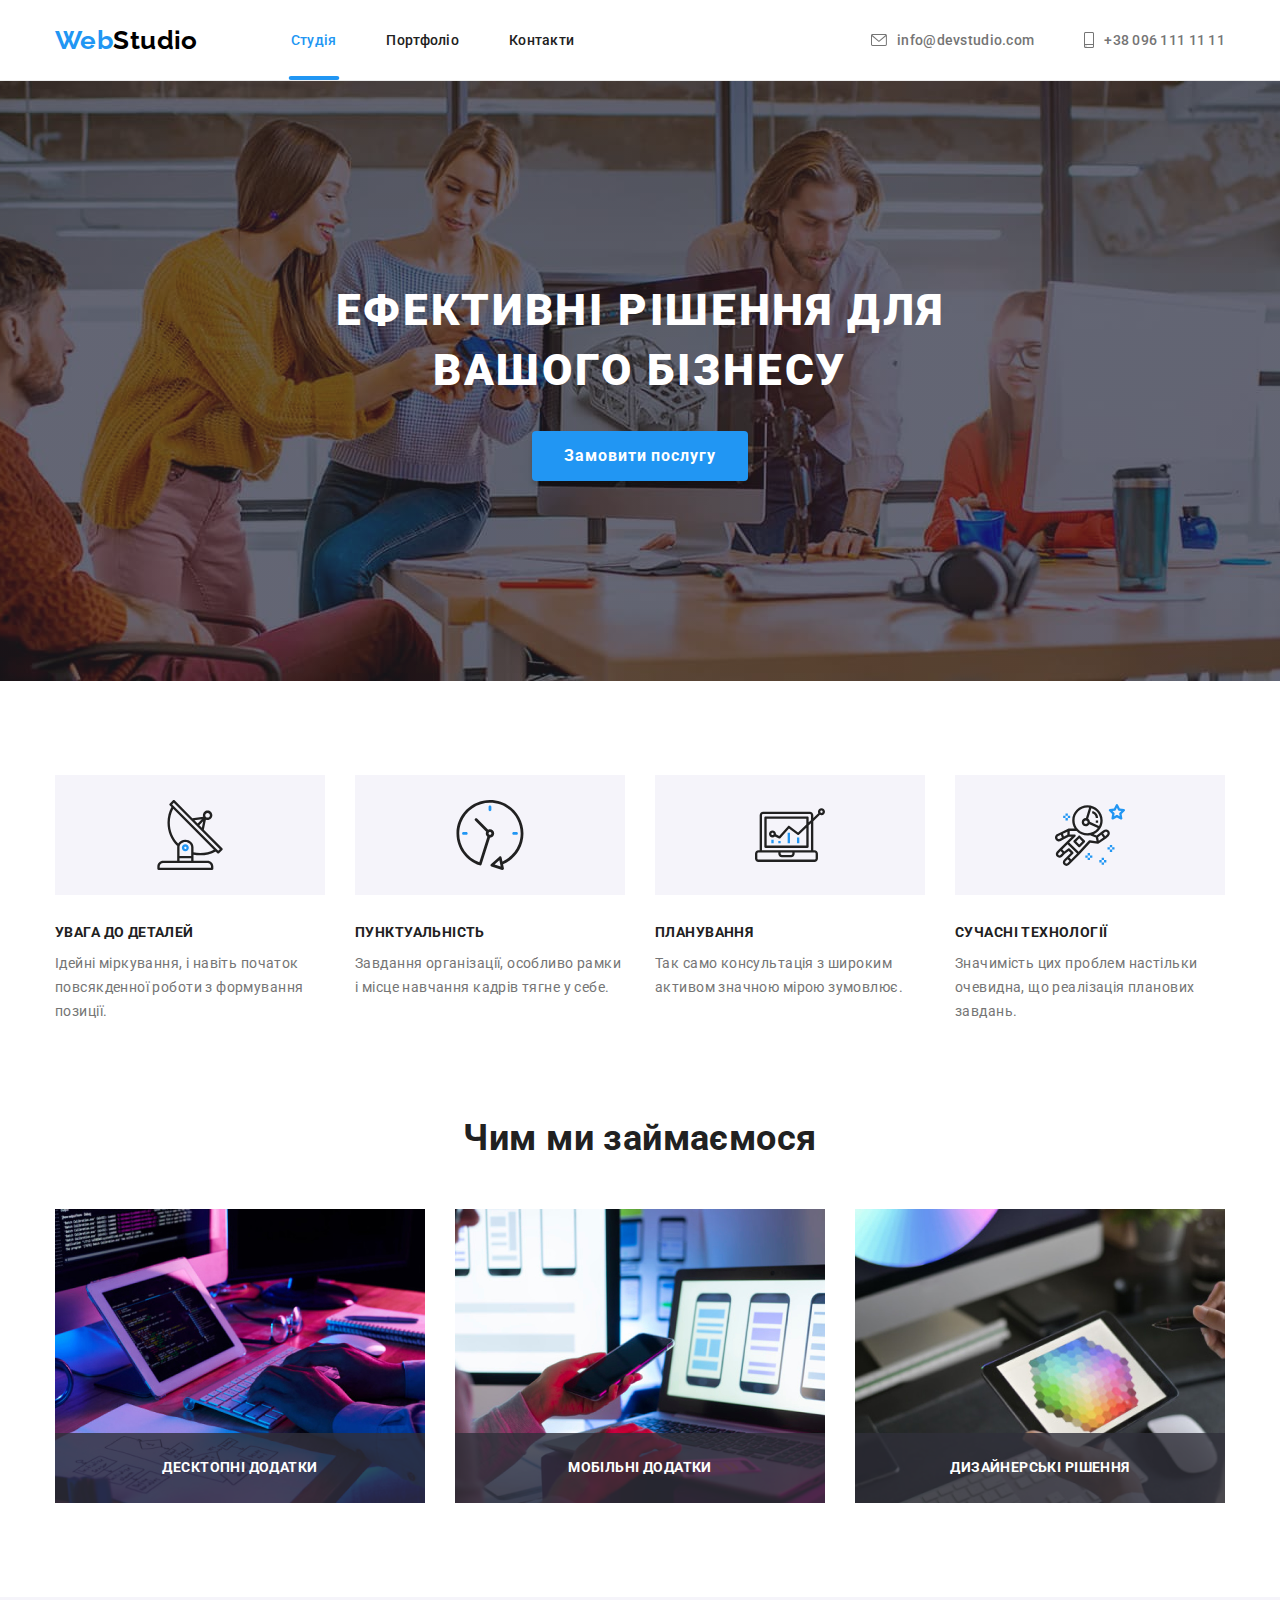
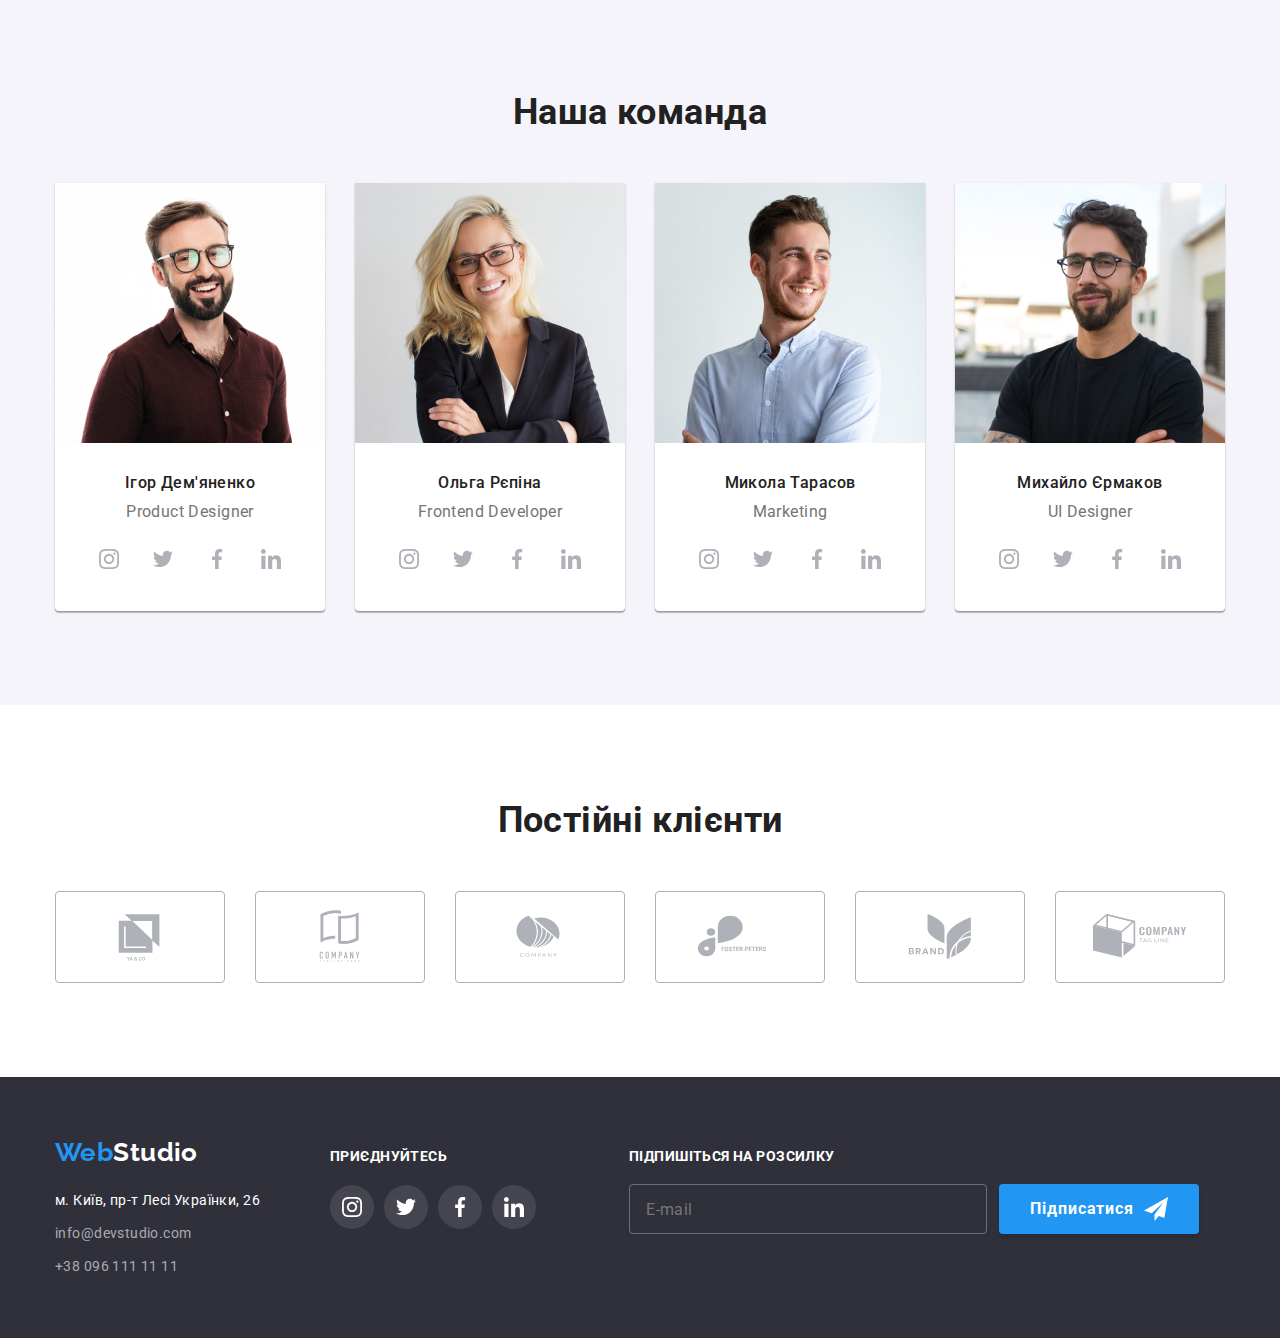
<file: index.html>
<!DOCTYPE html>
<html lang="uK">
  <head>
    <meta charset="UTF-8" />
    <meta http-equiv="X-UA-Compatible" content="IE=edge" />
    <meta name="viewport" content="width=device-width, initial-scale=1.0" />
    <link rel="preconnect" href="https://fonts.googleapis.com" />
    <link rel="preconnect" href="https://fonts.gstatic.com" crossorigin />
    <link
      href="https://fonts.googleapis.com/css2?family=Raleway:wght@700&family=Roboto:wght@400;500;700;900&display=swap"
      rel="stylesheet"
    />
    <link
      rel="stylesheet"
      href="https://cdnjs.cloudflare.com/ajax/libs/modern-normalize/1.1.0/modern-normalize.min.css"
    />
    <link rel="stylesheet" href="./css/styles.css" />
    <title>Студія</title>
  </head>
  <body>
    <header class="header-page">
      <div class="container main-site">
        <nav class="main-nav">
          <a href="./index.html"
            ><span class="logo-blue">Web</span
            ><span class="logo-black">Studio</span></a
          >
          <ul class="site-nav list">
            <li class="item item-current">
              <a href="./index.html" class="link current">Студія</a>
            </li>
            <li class="item">
              <a href="./portfolio.html" class="link">Портфоліо</a>
            </li>
            <li class="item"><a href="" class="link">Контакти</a></li>
          </ul>
        </nav>

        <ul class="auth-nav list">
          <li class="item">
            <a href="mailto:info@devstudio.com" class="link">
              <svg width="16" height="12" class="icon-envelope">
                <use href="./images/icons.svg#icon-envelope"></use>
              </svg>
              info@devstudio.com
            </a>
          </li>
          <li class="item">
            <a href="tel:+380961111111" class="link">
              <svg width="10" height="16" class="icon-smartphone">
                <use href="./images/icons.svg#icon-smartphone"></use>
              </svg>
              +38 096 111 11 11
            </a>
          </li>
        </ul>
      </div>
    </header>

    <main>
      <section class="hero">
        <h1 class="hero-title">Ефективні рішення для вашого бізнесу</h1>
        <button type="button" class="button-hero" data-modal-open>
          Замовити послугу
        </button>
      </section>
      <section class="section">
        <div class="container">
          <h2 class="hidden">Наші переваги</h2>
          <ul class="list list-advances">
            <li class="advances-item">
              <div class="icon-advances">
                <svg width="70" height="70" class="icon-antenna">
                  <use href="./images/icons.svg#icon-antenna"></use>
                </svg>
              </div>
              <h3 class="section-advances">УВАГА ДО ДЕТАЛЕЙ</h3>
              <p class="advances-text">
                Ідейні міркування, і навіть початок повсякденної роботи з
                формування позиції.
              </p>
            </li>
            <li class="advances-item">
              <div class="icon-advances">
                <svg width="70" height="70" class="icon-clock">
                  <use href="./images/icons.svg#icon-clock"></use>
                </svg>
              </div>
              <h3 class="section-advances">ПУНКТУАЛЬНІСТЬ</h3>
              <p class="advances-text">
                Завдання організації, особливо рамки і місце навчання кадрів
                тягне у себе.
              </p>
            </li>
            <li class="advances-item">
              <div class="icon-advances">
                <svg width="70" height="70" class="icon-diagram">
                  <use href="./images/icons.svg#icon-diagram"></use>
                </svg>
              </div>
              <h3 class="section-advances">ПЛАНУВАННЯ</h3>
              <p class="advances-text">
                Так само консультація з широким активом значною мірою зумовлює.
              </p>
            </li>
            <li class="advances-item">
              <div class="icon-advances">
                <svg width="70" height="70" class="icon-astronaut">
                  <use href="./images/icons.svg#icon-astronaut"></use>
                </svg>
              </div>
              <h3 class="section-advances">СУЧАСНІ ТЕХНОЛОГІЇ</h3>
              <p class="advances-text">
                Значимість цих проблем настільки очевидна, що реалізація
                планових завдань.
              </p>
            </li>
          </ul>
        </div>
      </section>

      <section class="section section-work">
        <div class="container">
          <h2 class="section-title">Чим ми займаємося</h2>
          <ul class="list list-images">
            <li class="work-img-list">
              <img src="./images/img1.jpg" width="370" alt="написання коду" />
              <p class="work-text">Десктопні додатки</p>
            </li>
            <li class="work-img-list">
              <img src="./images/img2.jpg" width="370" alt="мобільні додатки" />
              <p class="work-text">Мобільні додатки</p>
            </li>
            <li class="work-img-list">
              <img src="./images/img3.jpg" width="370" alt="вибір кольору" />
              <p class="work-text">Дизайнерські рішення</p>
            </li>
          </ul>
        </div>
      </section>

      <section class="section team">
        <div class="container">
          <h2 class="section-title">Наша команда</h2>
          <ul class="list list-team">
            <li class="team-item">
              <img src="./images/igor.jpg" width="270" alt="Ігор Дем'яненко" />
              <div class="team-border">
                <h3 class="team-name">Ігор Дем'яненко</h3>
                <p lang="en" class="job-item">Product Designer</p>
                <ul class="team-soc-list list">
                  <li class="team-soc-item">
                    <a href="#" class="team-soc-link">
                      <svg class="team-soc-icon" width="20" height="20">
                        <use href="./images/icons.svg#icon-instagram"></use>
                      </svg>
                    </a>
                  </li>
                  <li class="team-soc-item">
                    <a href="#" class="team-soc-link">
                      <svg class="team-soc-icon" width="20" height="20">
                        <use href="./images/icons.svg#icon-twitter"></use>
                      </svg>
                    </a>
                  </li>
                  <li class="team-soc-item">
                    <a href="#" class="team-soc-link">
                      <svg class="team-soc-icon" width="20" height="20">
                        <use href="./images/icons.svg#icon-facebook"></use>
                      </svg>
                    </a>
                  </li>
                  <li class="team-soc-item">
                    <a href="#" class="team-soc-link">
                      <svg class="team-soc-icon" width="20" height="20">
                        <use href="./images/icons.svg#icon-linkedin"></use>
                      </svg>
                    </a>
                  </li>
                </ul>
              </div>
            </li>
            <li class="team-item">
              <img src="./images/olga.jpg" width="270" alt="Ольга Рєпіна" />
              <div class="team-border">
                <h3 class="team-name">Ольга Рєпіна</h3>
                <p lang="en" class="job-item">Frontend Developer</p>
                <ul class="team-soc-list list">
                  <li class="team-soc-item">
                    <a href="#" class="team-soc-link">
                      <svg class="team-soc-icon" width="20" height="20">
                        <use href="./images/icons.svg#icon-instagram"></use>
                      </svg>
                    </a>
                  </li>
                  <li class="team-soc-item">
                    <a href="#" class="team-soc-link">
                      <svg class="team-soc-icon" width="20" height="20">
                        <use href="./images/icons.svg#icon-twitter"></use>
                      </svg>
                    </a>
                  </li>
                  <li class="team-soc-item">
                    <a href="#" class="team-soc-link">
                      <svg class="team-soc-icon" width="20" height="20">
                        <use href="./images/icons.svg#icon-facebook"></use>
                      </svg>
                    </a>
                  </li>
                  <li class="team-soc-item">
                    <a href="#" class="team-soc-link">
                      <svg class="team-soc-icon" width="20" height="20">
                        <use href="./images/icons.svg#icon-linkedin"></use>
                      </svg>
                    </a>
                  </li>
                </ul>
              </div>
            </li>
            <li class="team-item">
              <img src="./images/mykola.jpg" width="270" alt="Микола Тарасов" />
              <div class="team-border">
                <h3 class="team-name">Микола Тарасов</h3>
                <p lang="en" class="job-item">Marketing</p>
                <ul class="team-soc-list list">
                  <li class="team-soc-item">
                    <a href="#" class="team-soc-link">
                      <svg class="team-soc-icon" width="20" height="20">
                        <use href="./images/icons.svg#icon-instagram"></use>
                      </svg>
                    </a>
                  </li>
                  <li class="team-soc-item">
                    <a href="#" class="team-soc-link">
                      <svg class="team-soc-icon" width="20" height="20">
                        <use href="./images/icons.svg#icon-twitter"></use>
                      </svg>
                    </a>
                  </li>
                  <li class="team-soc-item">
                    <a href="#" class="team-soc-link">
                      <svg class="team-soc-icon" width="20" height="20">
                        <use href="./images/icons.svg#icon-facebook"></use>
                      </svg>
                    </a>
                  </li>
                  <li class="team-soc-item">
                    <a href="#" class="team-soc-link">
                      <svg class="team-soc-icon" width="20" height="20">
                        <use href="./images/icons.svg#icon-linkedin"></use>
                      </svg>
                    </a>
                  </li>
                </ul>
              </div>
            </li>
            <li class="team-item">
              <img
                src="./images/mychailo.jpg"
                width="270"
                alt="Михайло Єрмаков"
              />
              <div class="team-border">
                <h3 class="team-name">Михайло Єрмаков</h3>
                <p lang="en" class="job-item">UI Designer</p>
                <ul class="team-soc-list list">
                  <li class="team-soc-item">
                    <a href="#" class="team-soc-link">
                      <svg class="team-soc-icon" width="20" height="20">
                        <use href="./images/icons.svg#icon-instagram"></use>
                      </svg>
                    </a>
                  </li>
                  <li class="team-soc-item">
                    <a href="#" class="team-soc-link">
                      <svg class="team-soc-icon" width="20" height="20">
                        <use href="./images/icons.svg#icon-twitter"></use>
                      </svg>
                    </a>
                  </li>
                  <li class="team-soc-item">
                    <a href="#" class="team-soc-link">
                      <svg class="team-soc-icon" width="20" height="20">
                        <use href="./images/icons.svg#icon-facebook"></use>
                      </svg>
                    </a>
                  </li>
                  <li class="team-soc-item">
                    <a href="#" class="team-soc-link">
                      <svg class="team-soc-icon" width="20" height="20">
                        <use href="./images/icons.svg#icon-linkedin"></use>
                      </svg>
                    </a>
                  </li>
                </ul>
              </div>
            </li>
          </ul>
        </div>
      </section>

      <section class="section">
        <div class="container">
          <h2 class="section-title">Постійні клієнти</h2>
          <ul class="clients-list list">
            <li class="client-item">
              <a href="#" class="client-link">
                <svg class="client-icon" width="106" height="60">
                  <use href="./images/icons.svg#icon-logo1"></use>
                </svg>
              </a>
            </li>
            <li class="client-item">
              <a href="#" class="client-link">
                <svg class="client-icon" width="106" height="60">
                  <use href="./images/icons.svg#icon-logo2"></use>
                </svg>
              </a>
            </li>
            <li class="client-item">
              <a href="#" class="client-link">
                <svg class="client-icon" width="106" height="60">
                  <use href="./images/icons.svg#icon-logo3"></use>
                </svg>
              </a>
            </li>
            <li class="client-item">
              <a href="#" class="client-link">
                <svg class="client-icon" width="106" height="60">
                  <use href="./images/icons.svg#icon-logo4"></use>
                </svg>
              </a>
            </li>
            <li class="client-item">
              <a href="#" class="client-link">
                <svg class="client-icon" width="106" height="60">
                  <use href="./images/icons.svg#icon-logo5"></use>
                </svg>
              </a>
            </li>
            <li class="client-item">
              <a href="#" class="client-link">
                <svg class="client-icon" width="106" height="60">
                  <use href="./images/icons.svg#icon-logo6"></use>
                </svg>
              </a>
            </li>
          </ul>
        </div>
      </section>
    </main>

    <footer class="footer">
      <div class="container footer-container">
        <div>
          <a href="./index.html" target="_blank" rel="noopener noreferrer">
            <span class="logo-blue">Web</span
            ><span class="logo-white">Studio</span>
          </a>
          <address class="address">
            <ul class="list">
              <li class="adress-item">
                <a
                  href="https://goo.gl/maps/1QhM3WFyMhCo5uu47"
                  class="address map"
                >
                  м. Київ, пр-т Лесі Українки, 26</a
                >
              </li>
              <li class="adress-item">
                <a href="mailto:info@devstudio.com" class="email">
                  info@devstudio.com
                </a>
              </li>
              <li class="adress-item">
                <a href="tel:+380961111111" class="phone">+38 096 111 11 11</a>
              </li>
            </ul>
          </address>
        </div>
        <div class="soc-footer">
          <h2 class="footer-title">Приєднуйтесь</h2>
          <ul class="footer-list list">
            <li class="footer-item">
              <a href="#" class="footer-link">
                <svg class="footer-icon" width="20" height="20">
                  <use href="./images/icons.svg#icon-instagram"></use>
                </svg>
              </a>
            </li>
            <li class="footer-item">
              <a href="#" class="footer-link">
                <svg class="footer-icon" width="20" height="20">
                  <use href="./images/icons.svg#icon-twitter"></use>
                </svg>
              </a>
            </li>
            <li class="footer-item">
              <a href="#" class="footer-link">
                <svg class="footer-icon" width="20" height="20">
                  <use href="./images/icons.svg#icon-facebook"></use>
                </svg>
              </a>
            </li>
            <li class="footer-item">
              <a href="#" class="footer-link">
                <svg class="footer-icon" width="20" height="20">
                  <use href="./images/icons.svg#icon-linkedin"></use>
                </svg>
              </a>
            </li>
          </ul>
        </div>
        <div class="form-sign-up">
          <form class="sign-up">
            <p class="sign-up-title">Підпишіться на розсилку</p>
            <div class="sign-up__row">
              <lable for="user-email" class="sign-up-email-lable"></lable>
              <input
                class="sign-up-email"
                type="email"
                name="email"
                id="user-email"
                placeholder="E-mail"
              />
              <button type="submit" class="btn-sign-up">
                Підписатися
                <svg class="icon-send" width="24" height="24">
                  <use href="./images/icons.svg#icon-send"></use>
                </svg>
              </button>
            </div>
          </form>
        </div>
      </div>
    </footer>
    <div class="backdrop is-hidden" data-modal>
      <div class="modal">
        <button type="button" class="modal-close" data-modal-close>
          <svg class="modal-close-icon" width="11" height="11">
            <use href="./images/icons.svg#icon-vector"></use>
          </svg>
        </button>
        <div class="modal-section">
          <b class="modal-text">Залиште свої дані, ми вам передзвонимо</b>
          <form class="modal-form js-speaker-form">
            <label class="modal-field">
              <span class="modal-label">Ім'я</span>
              <input type="text" name="user_name" class="modal-input" />
              <svg class="modal-icon" width="18" height="18">
                <use href="./images/icons.svg#icon-person"></use>
              </svg>
            </label>

            <label class="modal-field">
              <span class="modal-label">Телефон</span>
              <input type="tel" name="phone_number" class="modal-input" />
              <svg class="modal-icon" width="18" height="18">
                <use href="./images/icons.svg#icon-phone"></use>
              </svg>
            </label>

            <label class="modal-field">
              <span class="modal-label">Пошта</span>
              <input type="email" name="email" class="modal-input" />
              <svg class="modal-icon" width="18" height="18">
                <use href="./images/icons.svg#icon-email"></use>
              </svg>
            </label>

            <label class="modal-field">
              <span class="modal-label">Коментар</span>
              <textarea
                class="modal-comment"
                name="comment"
                placeholder="Введіть текст"
              ></textarea>
            </label>

            <label class="checkbox-field">
              <input class="checkbox" type="checkbox" name="agreement" />
              <svg class="checkbox-icon" width="16" height="15">
                <use href="./images/icons.svg#icon-check"></use>
              </svg>
              <span class="checkbox-label"
                >Погоджуюся з розсилкою та приймаю</span
              >
              <a class="checkbox-link" href="#">Умови договору</a>
            </label>
            <button type="submit" class="btn-agree">Відправити</button>
          </form>
        </div>
      </div>
    </div>
    <script src="./js/modal.js"></script>
  </body>
</html>
</file>
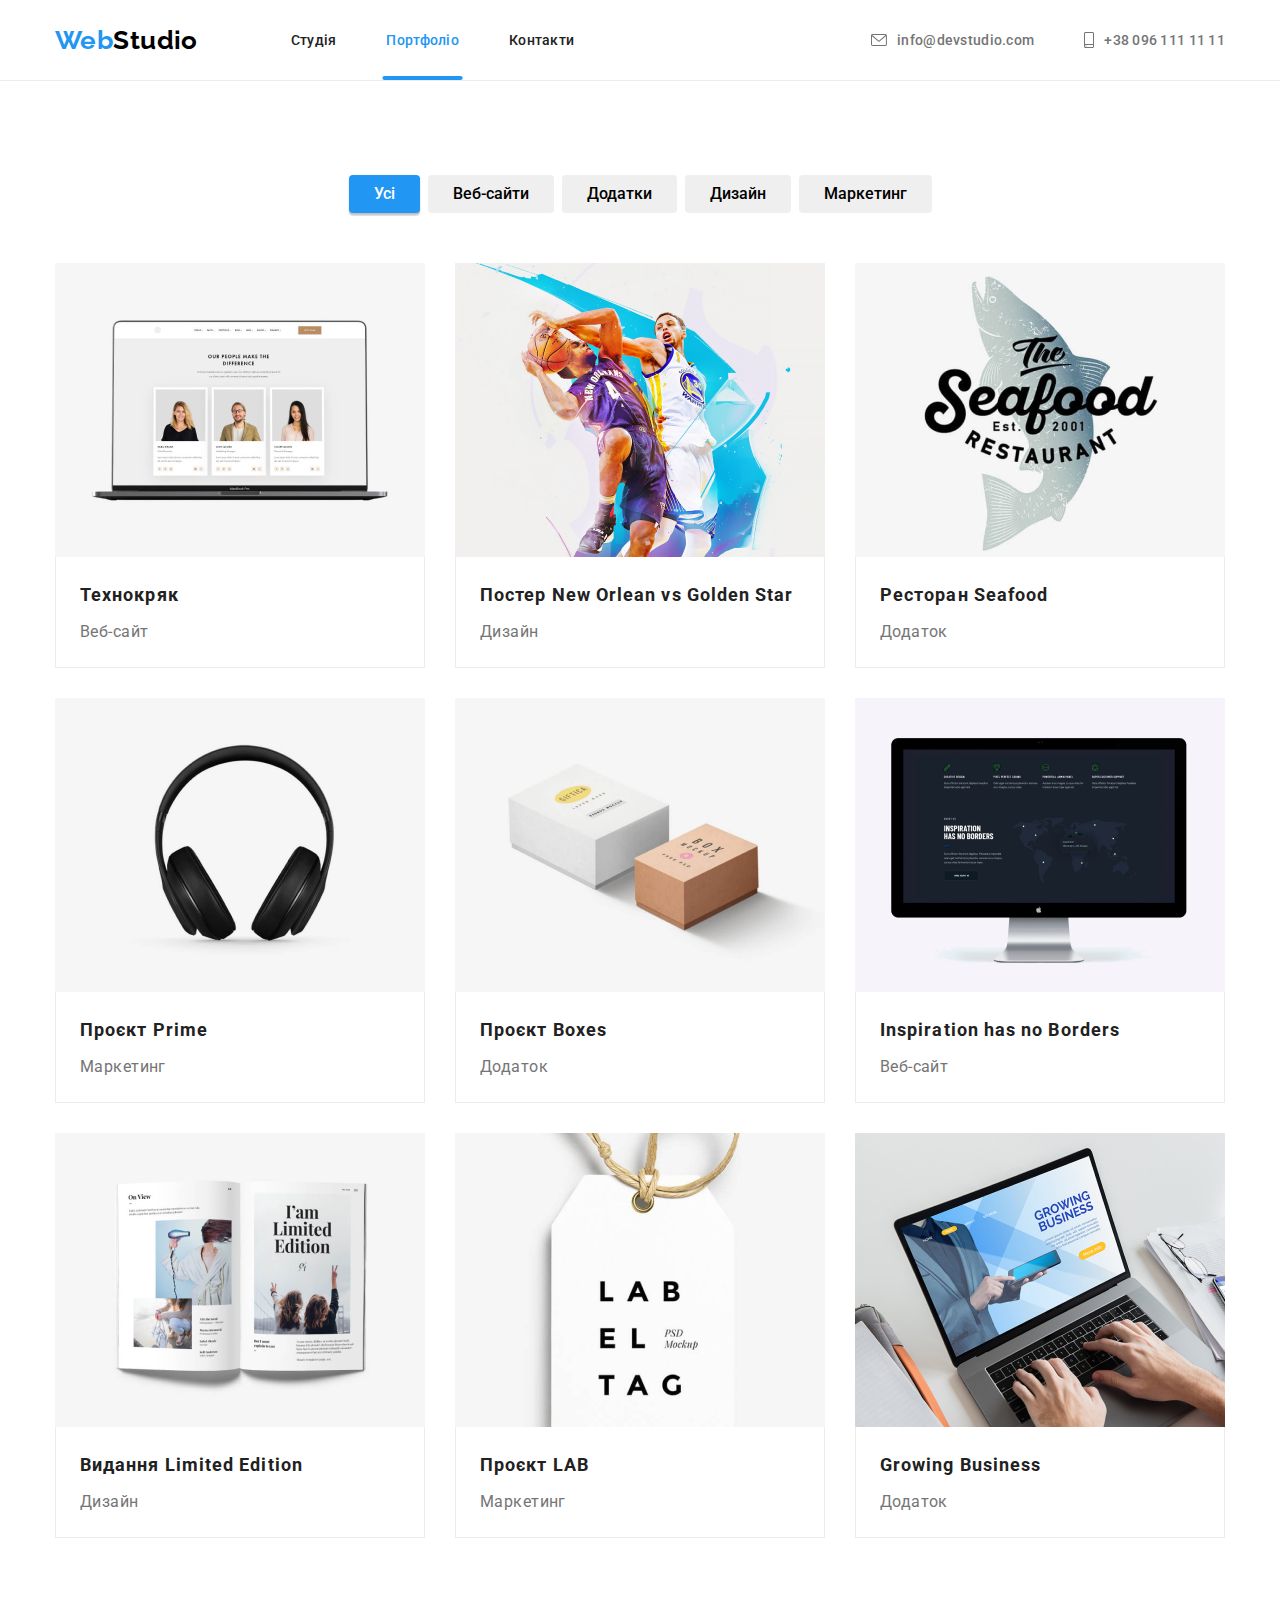
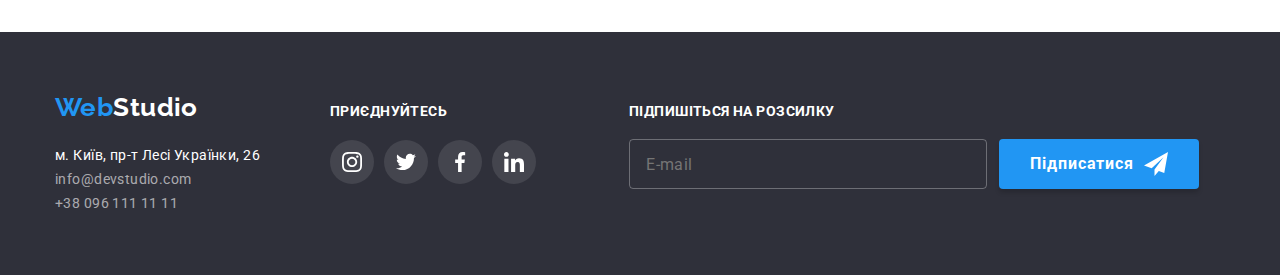
<file: portfolio.html>
<!DOCTYPE html>
<html lang="uK">
  <head>
    <meta charset="UTF-8" />
    <meta http-equiv="X-UA-Compatible" content="IE=edge" />
    <meta name="viewport" content="width=device-width, initial-scale=1.0" />
    <link rel="preconnect" href="https://fonts.googleapis.com" />
    <link rel="preconnect" href="https://fonts.gstatic.com" crossorigin />
    <link
      href="https://fonts.googleapis.com/css2?family=Raleway:wght@700&family=Roboto:wght@400;500;700;900&display=swap"
      rel="stylesheet"
    />
    <link
      rel="stylesheet"
      href="https://cdnjs.cloudflare.com/ajax/libs/modern-normalize/1.1.0/modern-normalize.min.css"
    />
    <link rel="stylesheet" href="./css/styles.css" />
    <title>Портфоліо</title>
  </head>
  <body>
    <header class="header-page">
      <div class="container main-site">
        <nav class="main-nav">
          <a href="./index.html"
            ><span class="logo-blue">Web</span
            ><span class="logo-black">Studio</span></a
          >
          <ul class="site-nav list">
            <li class="item">
              <a href="./index.html" class="link">Студія</a>
            </li>
            <li class="item item-current">
              <a href="./portfolio.html" class="link current">Портфоліо</a>
            </li>
            <li class="item"><a href="" class="link">Контакти</a></li>
          </ul>
        </nav>

        <ul class="auth-nav list">
          <li class="item">
            <a href="mailto:info@devstudio.com" class="link">
              <svg width="16" height="12" class="icon-envelope">
                <use href="./images/icons.svg#icon-envelope"></use>
              </svg>
              info@devstudio.com
            </a>
          </li>
          <li class="item">
            <a href="tel:+380961111111" class="link">
              <svg width="10" height="16" class="icon-smartphone">
                <use href="./images/icons.svg#icon-smartphone"></use>
              </svg>
              +38 096 111 11 11
            </a>
          </li>
        </ul>
      </div>
    </header>

    <main>
      <section class="section section-portfolio">
        <div class="container">
          <h1 class="hidden">Портфоліо</h1>
          <ul class="list button">
            <li>
              <button type="button" class="button-secondary all">Усі</button>
            </li>
            <li>
              <button type="button" class="button-secondary">Веб-сайти</button>
            </li>
            <li>
              <button type="button" class="button-secondary">Додатки</button>
            </li>
            <li>
              <button type="button" class="button-secondary">Дизайн</button>
            </li>
            <li>
              <button type="button" class="button-secondary">Маркетинг</button>
            </li>
          </ul>

          <ul class="list projects">
            <li class="project-item">
              <a href="">
                <div class="project-top-wrap">
                  <img
                    src="./images/images_portfolio/technocrat.jpg"
                    alt="Технокряк"
                    width="370"
                  />
                  <p class="project-top-text">
                    Ресурс пропонує комплексні пропозиції з різним рівнем
                    функціоналу та сервісів. Все це дозволить відвідувачу
                    отримати вичерпні відомості про компанію чи приватну особу.
                  </p>
                </div>
                <div class="project-border">
                  <h2 class="section-project">Технокряк</h2>
                  <p class="item-project">Веб-сайт</p>
                </div>
              </a>
            </li>
            <li class="project-item">
              <a href="">
                <div class="project-top-wrap">
                  <img
                    src="./images/images_portfolio/poster.jpg"
                    alt="Постер"
                    width="370"
                  />
                  <p class="project-top-text">
                    Ресурс пропонує комплексні пропозиції з різним рівнем
                    функціоналу та сервісів. Все це дозволить відвідувачу
                    отримати вичерпні відомості про компанію чи приватну особу.
                  </p>
                </div>
                <div class="project-border">
                  <h2 class="section-project">
                    Постер New Orlean vs Golden Star
                  </h2>
                  <p class="item-project">Дизайн</p>
                </div>
              </a>
            </li>
            <li class="project-item">
              <a href="">
                <div class="project-top-wrap">
                  <img
                    src="./images/images_portfolio/restaurant.jpg"
                    alt="Ресторан"
                    width="370"
                  />
                  <p class="project-top-text">
                    Ресурс пропонує комплексні пропозиції з різним рівнем
                    функціоналу та сервісів. Все це дозволить відвідувачу
                    отримати вичерпні відомості про компанію чи приватну особу.
                  </p>
                </div>
                <div class="project-border">
                  <h2 class="section-project">Ресторан Seafood</h2>
                  <p class="item-project">Додаток</p>
                </div>
              </a>
            </li>
            <li class="project-item">
              <a href="">
                <div class="project-top-wrap">
                  <img
                    src="./images/images_portfolio/prime_pj.jpg"
                    alt="Проєкт Прайм"
                    width="370"
                  />
                  <p class="project-top-text">
                    Ресурс пропонує комплексні пропозиції з різним рівнем
                    функціоналу та сервісів. Все це дозволить відвідувачу
                    отримати вичерпні відомості про компанію чи приватну особу.
                  </p>
                </div>
                <div class="project-border">
                  <h2 class="section-project">Проєкт Prime</h2>
                  <p class="item-project">Маркетинг</p>
                </div>
              </a>
            </li>
            <li class="project-item">
              <a href="">
                <div class="project-top-wrap">
                  <img
                    src="./images/images_portfolio/boxes_pj.jpg"
                    alt="Проєкт Боксеc"
                    width="370"
                  />
                  <p class="project-top-text">
                    Ресурс пропонує комплексні пропозиції з різним рівнем
                    функціоналу та сервісів. Все це дозволить відвідувачу
                    отримати вичерпні відомості про компанію чи приватну особу.
                  </p>
                </div>
                <div class="project-border">
                  <h2 class="section-project">Проєкт Boxes</h2>
                  <p class="item-project">Додаток</p>
                </div>
              </a>
            </li>
            <li class="project-item">
              <a href="">
                <div class="project-top-wrap">
                  <img
                    src="./images/images_portfolio/inspiration_pj.jpg"
                    alt="Веб-сайт Інспірайшін"
                    width="370"
                  />
                  <p class="project-top-text">
                    Ресурс пропонує комплексні пропозиції з різним рівнем
                    функціоналу та сервісів. Все це дозволить відвідувачу
                    отримати вичерпні відомості про компанію чи приватну особу.
                  </p>
                </div>
                <div class="project-border">
                  <h2 lang="en" class="section-project">
                    Inspiration has no Borders
                  </h2>
                  <p class="item-project">Веб-сайт</p>
                </div>
              </a>
            </li>
            <li class="project-item">
              <a href="">
                <div class="project-top-wrap">
                  <img
                    src="./images/images_portfolio/edition_limited.jpg"
                    alt="Дизайн видання"
                    width="370"
                  />
                  <p class="project-top-text">
                    Ресурс пропонує комплексні пропозиції з різним рівнем
                    функціоналу та сервісів. Все це дозволить відвідувачу
                    отримати вичерпні відомості про компанію чи приватну особу.
                  </p>
                </div>
                <div class="project-border">
                  <h2 class="section-project">Видання Limited Edition</h2>
                  <p class="item-project">Дизайн</p>
                </div>
              </a>
            </li>
            <li class="project-item">
              <a href="">
                <div class="project-top-wrap">
                  <img
                    src="./images/images_portfolio/lab_pj.jpg"
                    alt="Маркетинг ЛАБ"
                    width="370"
                  />
                  <p class="project-top-text">
                    Ресурс пропонує комплексні пропозиції з різним рівнем
                    функціоналу та сервісів. Все це дозволить відвідувачу
                    отримати вичерпні відомості про компанію чи приватну особу.
                  </p>
                </div>
                <div class="project-border">
                  <h2 class="section-project">Проєкт LAB</h2>
                  <p class="item-project">Маркетинг</p>
                </div>
              </a>
            </li>
            <li class="project-item">
              <a href="">
                <div class="project-top-wrap">
                  <img
                    src="./images/images_portfolio/growing_business.jpg"
                    alt="Додаток"
                    width="370"
                  />
                  <p class="project-top-text">
                    Ресурс пропонує комплексні пропозиції з різним рівнем
                    функціоналу та сервісів. Все це дозволить відвідувачу
                    отримати вичерпні відомості про компанію чи приватну особу.
                  </p>
                </div>
                <div class="project-border">
                  <h2 lang="en" class="section-project">Growing Business</h2>
                  <p class="item-project">Додаток</p>
                </div>
              </a>
            </li>
          </ul>
        </div>
      </section>
    </main>

    <footer class="footer">
      <div class="container footer-container">
        <div>
          <a href="./index.html" target="_blank" rel="noopener noreferrer">
            <span class="logo-blue">Web</span
            ><span class="logo-white">Studio</span>
          </a>
          <address class="address">
            <ul class="list">
              <li>
                <a
                  href="https://goo.gl/maps/1QhM3WFyMhCo5uu47"
                  class="address map"
                >
                  м. Київ, пр-т Лесі Українки, 26</a
                >
              </li>
              <li>
                <a href="mailto:info@devstudio.com" class="email">
                  info@devstudio.com
                </a>
              </li>
              <li>
                <a href="tel:+380961111111" class="phone">+38 096 111 11 11</a>
              </li>
            </ul>
          </address>
        </div>
        <div class="soc-footer">
          <h2 class="footer-title">Приєднуйтесь</h2>
          <ul class="footer-list list">
            <li class="footer-item">
              <a href="#" class="footer-link">
                <svg class="footer-icon" width="20" height="20">
                  <use href="./images/icons.svg#icon-instagram"></use>
                </svg>
              </a>
            </li>
            <li class="footer-item">
              <a href="#" class="footer-link">
                <svg class="footer-icon" width="20" height="20">
                  <use href="./images/icons.svg#icon-twitter"></use>
                </svg>
              </a>
            </li>
            <li class="footer-item">
              <a href="#" class="footer-link">
                <svg class="footer-icon" width="20" height="20">
                  <use href="./images/icons.svg#icon-facebook"></use>
                </svg>
              </a>
            </li>
            <li class="footer-item">
              <a href="#" class="footer-link">
                <svg class="footer-icon" width="20" height="20">
                  <use href="./images/icons.svg#icon-linkedin"></use>
                </svg>
              </a>
            </li>
          </ul>
        </div>
    
      <div class="form-sign-up">
        <form class="sign-up">
            <p class="sign-up-title">Підпишіться на розсилку</p>
            <div class="sign-up__row">
            <lable for="user-email" class="sign-up-email-lable"></lable>
            <input class="sign-up-email" type="email" name="email" id="user-email" placeholder="E-mail">
            <button type="submit" class="btn-sign-up">Підписатися  <svg class="icon-send" width="24" height="24">
                    <use href="./images/icons.svg#icon-send"></svg>
            </button>
           </div>
           </div>
        </form>
      </div>
    </footer>
  </body>
</html>
</file>
<file: css/styles.css>
:root {
  --primary-text-color: #212121;
  --title-item: #757575;
  --primary-background-color: #ffffff;
  --secondary-background-color: #f5f4fa;
  --color-blue: #2196f3;
  --color-hero-background: #2f303a;
  --color-white: #ffffff;
  --color-black: #000000;
  --fw-400: 400;
  --fw-500: 500;
  --fw-700: 700;
  --border: #ececec;
  --shadow-cards-button: 0 4px 4px 0 rgba(0, 0, 0, 0.25);
  --timing-function-hover: cubic-bezier(0.4, 0, 0.2, 1);
  --time: 250ms;
}

body {
  background-color: var(--primary-background-color);
  color: var(--primary-text-color);
  font-family: Roboto, sans-serif;
  font-size: 14px;
  letter-spacing: 0.03em;
  font-weight: var(--fw-400);
  margin: 0;
}

h1,
h2,
h3,
h4,
h5,
h6,
p {
  margin: 0;
}

.list {
  list-style: none;
  margin: 0;
  padding: 0;
}

a {
  text-decoration: none;
  color: var(--primary-text-color);
}

img {
  display: block;
  max-width: 100%;
}

.container {
  width: 1200px;
  padding-left: 15px;
  padding-right: 15px;
  margin: 0 auto;
}

.header-page {
  border-bottom: 1px solid #ececec;
}

.main-site,
.main-nav,
.nav-site,
.auth-nav {
  display: flex;
  align-items: center;
}

.hidden {
  position: absolute;
  clip: rect(0 0 0 0);
  width: 1px;
  height: 1px;
  margin: -1px;
}
/* 
.header {
  border: 1px solid #ececec;
} */

/* LOGO */
.logo-blue,
.logo-white,
.logo-black {
  font-family: Raleway, sans-serif;
  font-weight: var(--fw-700);
  font-size: 26px;
  line-height: 1.1923;
}

.logo-blue {
  color: var(--color-blue);
}

.logo-white {
  color: var(--color-white);
}

.logo-black {
  color: var(--color-black);
}

/* Site-nav */
.site-nav {
  display: flex;
  margin-left: 93px;
}

.site-nav .item:not(:last-child) {
  margin-right: 50px;
}

.site-nav .link {
  display: block;
  padding-top: 32px;
  padding-bottom: 32px;

  font-weight: var(--fw-500);
  line-height: 1.1428;
  letter-spacing: 0.02em;

  transition-property: color;
  transition-duration: var(--time);
  transition-timing-function: var(--timing-function-hover);
}

.site-nav .link:hover,
.site-nav .link:focus {
  color: var(--color-blue);
}

.site-nav .link.current {
  color: var(--color-blue);
}

.auth-nav {
  display: flex;
  align-items: center;
  margin-left: auto;
}

.auth-nav .item + .item {
  margin-left: 50px;
}

.auth-nav .link {
  color: var(--title-item);
  font-weight: var(--fw-500);
  line-height: 1.1428;
  letter-spacing: 0.02em;
  vertical-align: baseline;
  display: flex;
  align-items: center;

  transition-property: color;
  transition-duration: var(--time);
  transition-timing-function: var(--timing-function-hover);
}

.auth-nav .link:hover,
.auth-nav .link:focus {
  color: var(--color-blue);
}

.auth-nav .link.current {
  color: var(--color-blue);
}

/* Hero */
.hero {
  max-width: 1600px;
  height: 600px;
  text-align: center;
  padding-top: 200px;
  padding-bottom: 200px;
  margin-left: auto;
  margin-right: auto;
  background-image: linear-gradient(
      to right,
      rgba(47, 48, 58, 0.4),
      rgba(47, 48, 58, 0.4)
    ),
    url("../images/bg-hero.jpg");
  background-position: center;
  background-size: cover;
  background-color: var(--color-hero-background);
}

.hero-title {
  color: var(--color-white);
  font-weight: 900;
  font-size: 44px;
  line-height: 1.3636;
  letter-spacing: 0.06em;
  text-transform: uppercase;
  width: 696px;
  margin: 0 auto;
}

/* Section */

.section {
  padding-top: 94px;
  padding-bottom: 94px;
}

.section-work {
  padding-top: 0;
}

.section-title {
  font-weight: var(--fw-700);
  font-size: 36px;
  line-height: 1.1667;
  text-align: center;
  margin-bottom: 50px;
}

.list-advances {
  display: flex;
  justify-content: center;
  gap: 30px;
}

.list-advances > .advances-item {
  /* flex: 0 0 270px; */
  width: 270px;
}

.advances-item {
  flex-basis: calc((100% - 90px) / 4);
}

.list-images {
  display: flex;
  flex-direction: row;
  gap: 30px;
}

.work-img-list {
  flex-basis: calc((100% - 60px) / 3);
  position: relative;
}

.list-team {
  display: flex;
  flex-direction: row;
  gap: 30px;
}

.list-team > .team-item {
  margin-top: 0;
  background: var(--primary-background-color);
  box-shadow: 0px 1px 3px rgba(0, 0, 0, 0.12), 0px 1px 1px rgba(0, 0, 0, 0.14),
    0px 2px 1px rgba(0, 0, 0, 0.2);
  border-radius: 0px 0px 4px 4px;
}

.team-item {
  flex-basis: calc((100% - 90px) / 3);
}

.team-border {
  padding-top: 30px;
  padding-bottom: 30px;
}

.section-advances {
  font-size: 14px;
  font-weight: var(--fw-700);
  line-height: 1.14;
  text-transform: uppercase;
  margin-bottom: 10px;
}

.advances-text {
  color: var(--title-item);
  line-height: 1.7143;
}

.team-name {
  font-weight: var(--fw-500);
  font-size: 16px;
  line-height: 1.1875;
  margin-bottom: 10px;
  text-align: center;
}

.item-project {
  color: var(--title-item);
  font-size: 16px;
  line-height: 1.875;
}

.section-project {
  font-weight: var(--fw-700);
  font-size: 18px;
  line-height: 2;
  letter-spacing: 0.06em;
  margin-bottom: 4px;
}

.job-item {
  color: var(--title-item);
  font-size: 16px;
  line-height: 1.1875;
  text-align: center;
  margin-bottom: 16px;
}

.projects {
  display: flex;
  flex-wrap: wrap;
  gap: 30px;
}

.project-item {
  flex-basis: calc((100% - 60px) / 3);
  transition-property: box-shadow;
  transition-duration: var(--time);
  transition-timing-function: var(--timing-function-hover);
}

.project-item:hover,
.project-item:focus {
  box-shadow: 0px 1px 1px rgba(0, 0, 0, 0.12), 0px 4px 4px rgba(0, 0, 0, 0.06),
    1px 4px 6px rgba(0, 0, 0, 0.16);
}

.project-border {
  padding: 20px 24px;
  border-right: 1px solid var(--border);
  border-bottom: 1px solid var(--border);
  border-left: 1px solid var(--border);
}

.team {
  background-color: var(--secondary-background-color);
}

.project-top-wrap {
  position: relative;
  overflow: hidden;
}

.project-top-text {
  position: absolute;
  top: 0;
  background-color: rgba(33, 150, 243, 0.9);
  color: var(--color-white);
  font-weight: var(--fw-400);
  font-size: 18px;
  line-height: 1.5556;
  letter-spacing: 0.03em;
  padding: 63px 24px;
  height: 100%;
  transform: translateY(100%);
  transition: transform var(--time) linear;
  overflow: auto;
}

.project-item:hover .project-top-text {
  transform: translateY(0);
}

/* Button */
.button {
  display: flex;
  justify-content: center;
  margin-bottom: 50px;
  gap: 8px;
}

.button-secondary {
  cursor: pointer;
  font-weight: var(--fw-500);
  font-size: 16px;
  line-height: 1.625;
  text-align: center;
  padding: 6px 25px;
  border-radius: 4px;
  border: none;
  background-color: var(-secondary-background-color);
  transition-property: color, background-color, filter;
  transition-duration: var(--time);
  transition-timing-function: var(--timing-function-hover);
}

.button .all {
  background-color: var(--color-blue);
  color: var(--color-white);
  box-shadow: 0px 3px 1px rgba(0, 0, 0, 0.1), 0px 1px 2px rgba(0, 0, 0, 0.08),
    0px 2px 2px rgba(0, 0, 0, 0.12);
}

.button-hero {
  cursor: pointer;
  font-weight: var(--fw-700);
  font-size: 16px;
  line-height: 1.875;
  letter-spacing: 0.06em;
  border-radius: 4px;
  padding: 10px 32px;
  min-width: 216px;
  margin-top: 30px;
  background: var(--color-blue);
  box-shadow: 0px 4px 4px rgba(0, 0, 0, 0.15);
  border-width: 0;
  color: var(--color-white);
  transition-property: background-color;
  transition-duration: var(--time);
  transition-timing-function: var(--timing-function-hover);
}

.button-hero:hover,
.button-hero:focus {
  background-color: #188ce8;
}

.button-secondary:hover,
.button-secondary:focus {
  background-color: var(--color-blue);
  color: var(--color-white);
  filter: drop-shadow(0px 4px 4px rgba(0, 0, 0, 0.25));
}

/* Footer */
.footer {
  background-color: var(--color-hero-background);
  padding: 60px 0;
}

.phone,
.email {
  color: rgba(255, 255, 255, 0.6);
  line-height: 1.7143;
  transition-property: color;
  transition-duration: var(--time);
  transition-timing-function: var(--timing-function-hover);
}

.adress-item:not(:last-child) {
  margin-bottom: 9px;
}

.email:hover,
.email:focus,
.phone:hover,
.phone:focus,
.address:focus,
.map:hover,
.map:focus {
  color: var(--color-blue);
}

.address {
  color: var(--color-white);
  line-height: 1.7143;
  font-style: normal;
  margin-top: 20px;
  transition-property: color;
  transition-duration: var(--time);
  transition-timing-function: var(--timing-function-hover);
}

.footer-container {
  display: flex;
  align-items: baseline;
}

.soc-footer {
  margin-left: 70px;
}

.footer-title {
  margin-bottom: 20px;
  color: #ffffff;
  text-transform: uppercase;

  font-weight: var(--fw-700);
  font-size: 14px;
  line-height: 1.14;
  letter-spacing: 0.03em;
}

.footer-list {
  display: flex;
  justify-content: left;
  gap: 10px;
}

.footer-item {
  width: 44px;
  height: 44px;
}

.footer-link {
  width: 100%;
  height: 100%;
  border-radius: 50%;
  display: flex;
  align-items: center;
  justify-content: center;
  color: var(--color-white);
  background-color: rgba(255, 255, 255, 0.1);
  transition-property: background-color;
  transition-duration: var(--time);
  transition-timing-function: var(--timing-function-hover);
}

.footer-icon {
  fill: currentColor;
}

.footer-link:hover,
.footer-link:focus {
  background-color: var(--color-blue);
}

/* Clients */

.clients-list {
  display: flex;
  justify-content: center;
  align-items: center;
  gap: 30px;
}

.client-item {
  flex-basis: calc((100% - 150px) / 6);
  width: 170px;
  height: 92px;
  border-radius: 4px;
  color: #afb1b8;
}

.client-link {
  fill: currentColor;
}

.client-link {
  display: flex;
  justify-content: center;
  align-items: center;
  border: 1px solid #afb1b8;
  border-radius: 4px;
  color: #afb1b8;
  height: 92px;
  transition-property: border, color;
  transition-duration: var(--time);
  transition-timing-function: var(--timing-function-hover);
}

.client-link:hover,
.client-link:focus {
  color: var(--color-blue);
  border-color: var(--color-blue);
}
.client-icon {
  fill: currentColor;
}
/* Icons and team */
.icon-smartphone {
  display: inline-flex;
  align-items: center;
  margin-right: 10px;
  fill: currentColor;
}

.icon-envelope {
  display: inline-flex;
  align-items: center;
  margin-right: 10px;
  fill: currentColor;
}

.icon-advances {
  display: flex;
  justify-content: center;
  align-items: center;
  background-color: #f5f4fa;
  height: 120px;
  margin-bottom: 30px;
}

.icon-antenna {
  fill: currentColor;
}
.icon-clock {
  fill: currentColor;
}
.icon-diagram {
  fill: currentColor;
}
.icon-astronaut {
  fill: currentColor;
}

.team-soc-list {
  display: flex;
  justify-content: center;
  gap: 10px;
}

.team-soc-item {
  width: 44px;
  height: 44px;
}

.team-soc-link {
  width: 100%;
  height: 100%;
  border-radius: 50%;
  display: flex;
  align-items: center;
  justify-content: center;
  color: #afb1b8;
  transition-property: background-color, color;
  transition-duration: var(--time);
  transition-timing-function: var(--timing-function-hover);
}

.team-soc-icon {
  fill: currentColor;
}
.team-soc-link:hover,
.team-soc-link:focus {
  background-color: var(--color-blue);
  color: var(--color-white);
}

.item-current {
  position: relative;
}

.current::after {
  content: "";
  position: absolute;
  width: 100%;
  height: 4px;
  left: 0;
  bottom: 0;
  transform: scaleX(1.1);
  background: var(--color-blue);
  border-radius: 2px;
}

.work-text {
  padding-top: 27px;
  padding-bottom: 27px;

  font-weight: 700;
  font-size: 14px;
  line-height: 1.14;
  text-align: center;
  letter-spacing: 0.03em;
  text-transform: uppercase;
  color: var(--color-white);
  width: 100%;
  height: 70px;
  background-color: rgba(47, 48, 58, 0.8);

  position: absolute;
  bottom: 0;
}

.backdrop {
  position: fixed;
  top: 0;
  width: 100%;
  height: 100%;
  background-color: rgba(0, 0, 0, 0.2);
  transition: opacity var(--time) linear, visibility var(--time) linear;
}

.modal {
  position: absolute;
  top: 50%;
  left: 50%;
  width: 528px;
  min-height: 581px;
  background-color: var(--color-white);
  border-radius: 5px;
  top: 50%;
  left: 50%;
  opacity: 1;
  transform: translate(-50%, -50%) scale(1);
  transition: transform var(--time) var(--timing-function-hover),
    opacity var(--time) var(--timing-function-hover);
}

.backdrop.is-hidden .modal {
  transform: translate(-50%, -50%) scale(1.5);
}

.modal-close {
  position: absolute;
  right: 8px;
  top: 8px;
  width: 30px;
  height: 30px;
  border: 1px solid rgba(0, 0, 0, 0.1);
  border-radius: 50%;
  display: flex;
  justify-content: center;
  align-items: center;
  background-color: transparent;
  cursor: pointer;
  transition-property: fill;
  transition-duration: var(--time);
  transition-timing-function: var(--timing-function-hover);
}

.modal-close:hover,
.modal-close:focus {
  fill: var(--color-blue);
}

.is-hidden {
  opacity: 0;
  visibility: hidden;
  pointer-events: none;
}

.sign-up__row {
  display: flex;
  align-items: center;
}

.form-sign-up {
  margin-left: 93px;
  margin-bottom: 0;
  margin-right: 0;
}

.sign-up-title {
  display: block;
  margin-bottom: 20px;
  font-family: "Roboto";
  font-style: normal;
  font-weight: 700;
  font-size: 14px;
  line-height: 1, 14;
  letter-spacing: 0.03em;
  text-transform: uppercase;

  color: #ffffff;
}

.sign-up-email {
  padding-left: 16px;
  min-width: 358px;
  height: 50px;
  background-color: transparent;
  border: 1px solid rgba(255, 255, 255, 0.3);
  border-radius: 4px;
  font-weight: var(--fw-400);
  font-size: 16px;
  line-height: 1.25;
  letter-spacing: 0.03em;
  color: rgba(255, 255, 255, 0.6);
  transition-property: outline;
  transition-duration: var(--time);
  transition-timing-function: var(--timing-function-hover);
}

.sign-up-email:focus {
  outline: 1px solid var(--color-blue);
}

.btn-sign-up {
  display: flex;
  cursor: pointer;
  margin-left: 12px;
  width: 200px;
  height: 50px;
  border-width: 0;
  background: var(--color-blue);
  box-shadow: 0px 4px 4px rgba(0, 0, 0, 0.15);
  border-radius: 4px;
  border-color: rgba(33, 150, 243, 1);

  font-weight: var(--fw-700);
  font-size: 16px;
  line-height: 1.88;
  justify-content: center;
  align-items: center;
  gap: 10px;
  letter-spacing: 0.06em;
  color: var(--color-white);
  transition-property: background-color;
  transition-duration: var(--time);
  transition-timing-function: var(--timing-function-hover);
}

.btn-sign-up:hover,
.btn-sign-up:focus {
  background-color: #188ce8;
}

.icon-send {
  fill: var(--color-white);
  justify-content: center;
  align-items: center;
}

/* fORM IN MODAL */

.modal-section {
  padding: 40px;
}

.modal-text {
  display: block;
  margin-bottom: 12px;
  font-size: 20px;
  line-height: 1.15;
  color: var(--primary-text-color);
  text-align: center;
  letter-spacing: 0.03em;
}

.modal-field {
  display: flex;
  position: relative;
  flex-direction: column;
  margin-bottom: 10px;
  font-size: 12px;
  line-height: 1.1667;
  letter-spacing: 0.01em;
}

.modal-field:nth-of-type(4n) {
  margin-bottom: 20px;
}

.modal-label {
  margin-bottom: 4px;
  font-size: 12px;
  line-height: 1.1667;
  letter-spacing: 0.01em;
  color: var(--title-item);
}

.modal-input {
  padding: 11px 40px;
  border: 1px solid rgba(33, 33, 33, 0.2);
  border-radius: 4px;
  transition: border-color var(--time) var(--timing-function-hover),
    outline var(--time) var(--timing-function-hover);
}

.modal-icon {
  position: absolute;
  top: 50%;
  left: 12px;
  fill: var(--title-text-color);
  transition: fill var(--time) var(--timing-function-hover);
}

.modal-field:focus-within > .modal-icon {
  fill: var(--color-blue);
}

.modal-input:focus {
  border-color: var(--color-blue);
  outline: var(--color-blue);
}

.modal-comment {
  margin-top: 4px;
  width: 448px;
  height: 120px;
  resize: none;
  border: 1px solid rgba(33, 33, 33, 0.2);
  border-radius: 4px;
  padding: 12px 16px;
  transition: border-color var(--time) var(--timing-function-hover),
    outline var(--time) var(--timing-function-hover);
}

.modal-comment::placeholder {
  font-size: 12px;
  line-height: 14px;
  letter-spacing: 0.01em;
  color: rgba(117, 117, 117, 0.5);
}

.modal-comment:focus {
  border-color: var(--color-blue);
  outline: var(--color-blue);
}

.checkbox-field {
  display: flex;
  align-items: center;
  padding-left: 11px;
  margin-bottom: 30px;
  color: var(--title-item);
}

.checkbox {
  -webkit-appearance: none;
  -moz-appearance: none;
  appearance: none;
  position: absolute;
}

.checkbox:checked + .checkbox-icon {
  background-color: var(--color-blue);
  border-color: transparent;
}
.checkbox:checked + .checkbox-icon use {
  opacity: 1;
}

.checkbox:focus + .checkbox-icon {
  box-shadow: 0px 4px 4px rgba(0, 0, 0, 0.15);
}

.checkbox-icon {
  display: inline-block;
  width: 16px;
  height: 15px;
  border: 2px solid var(--primary-text-color);
  border-radius: 2px;
  cursor: pointer;
}

.checkbox-icon use {
  opacity: 0;
}

.checkbox-label {
  margin-left: 8px;
  margin-right: 8px;
  font-size: 14px;
  line-height: 1.7143;
  letter-spacing: 0.03em;
}

.checkbox-link {
  position: relative;
  display: block;
  color: var(--color-blue);
  text-decoration: none;
  letter-spacing: 0.03em;
  line-height: 1.7143;
}

.checkbox-link::after {
  position: absolute;
  bottom: 1px;
  left: 0;
  content: "";
  width: 100%;
  height: 1px;
  background-color: var(--color-blue);
}

/* BUTTON-AGREE */
.btn-agree {
  font-weight: var(--fw-700);
  font-size: 16px;
  line-height: 1.875;
  align-items: center;
  text-align: center;
  letter-spacing: 0.06em;
  min-width: 200px;
  height: 50px;
  border-radius: 4px;
  margin: 0 auto;
  display: block;
  margin-top: 30px;
  padding: 10px 52px;
  background: var(--color-blue);
  box-shadow: 0px 4px 4px rgba(0, 0, 0, 0.15);
  border-width: 0;
  color: var(--color-white);
  cursor: pointer;
  transition-property: background-color;
  transition-duration: var(--time);
  transition-timing-function: var(--timing-function-hover);
}

.btn-agree:focus,
.btn-agree:hover {
  background-color: #188ce8;
}
</file>
